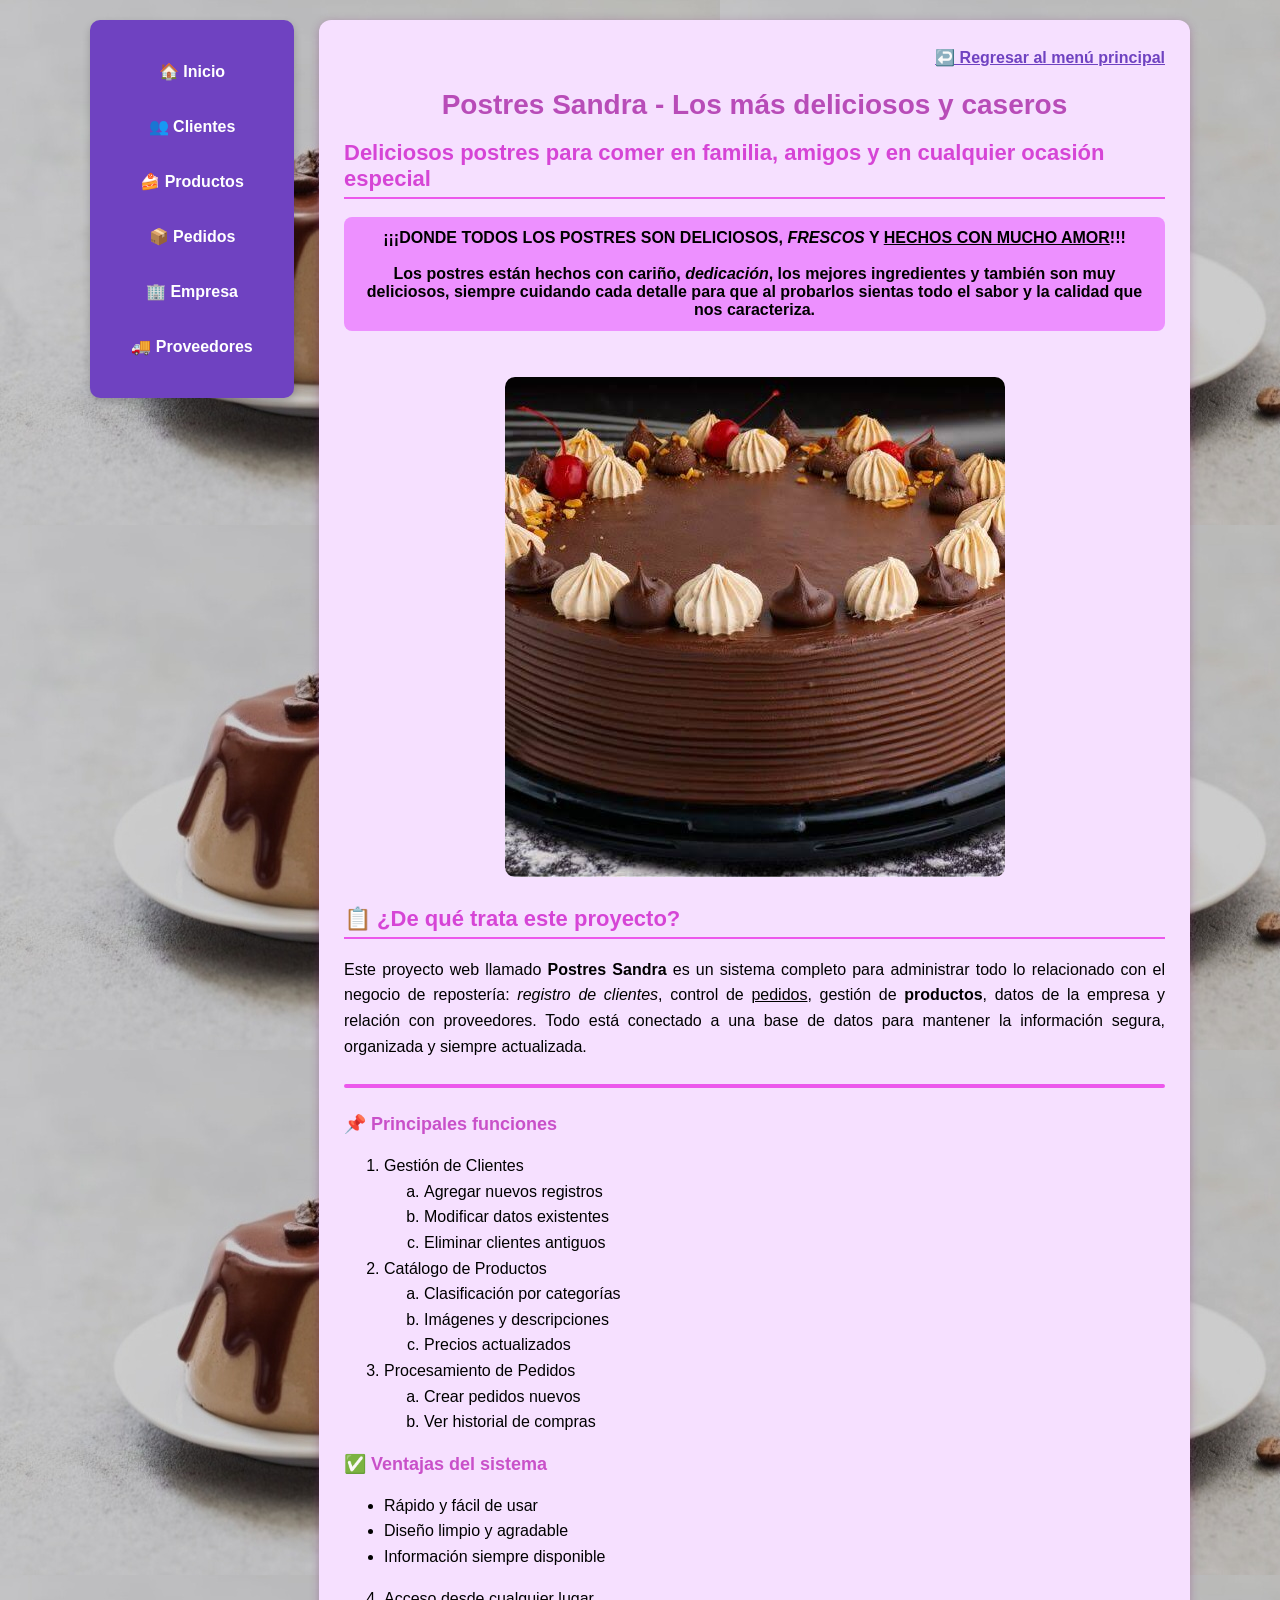
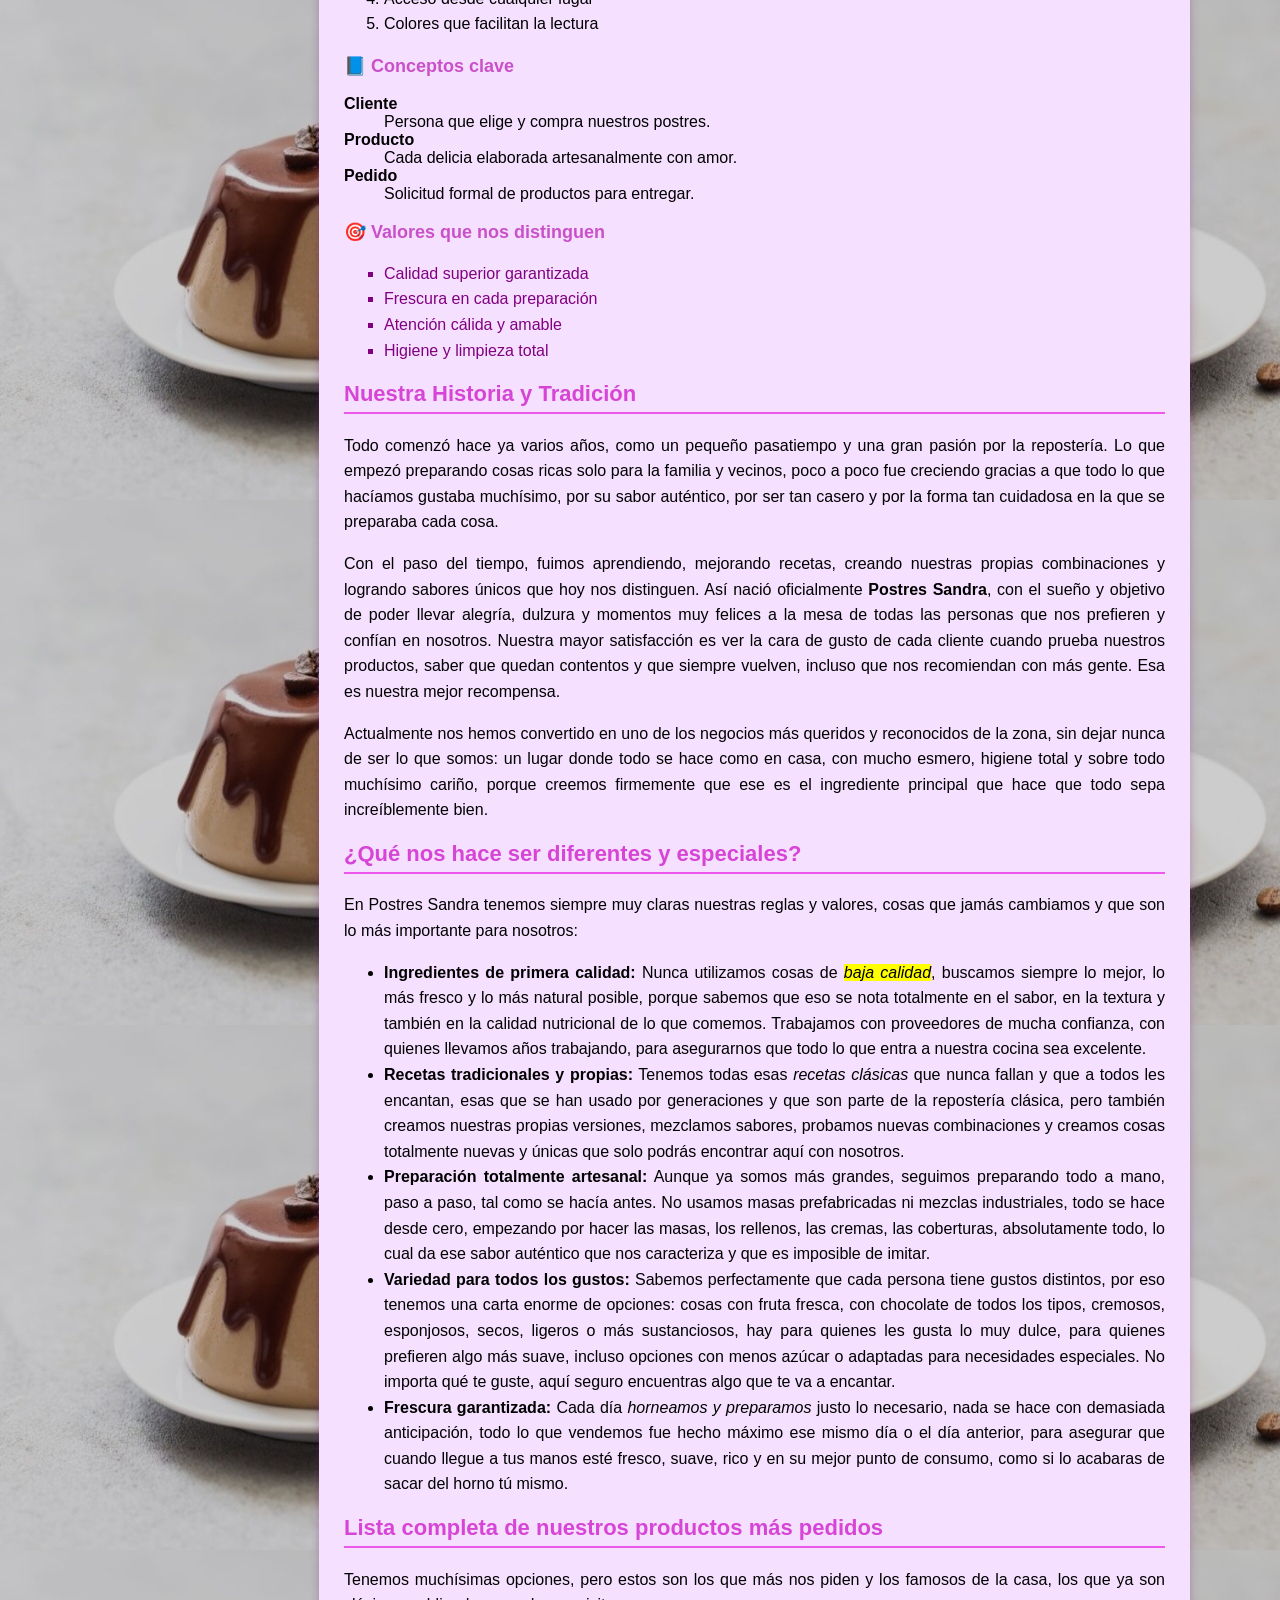
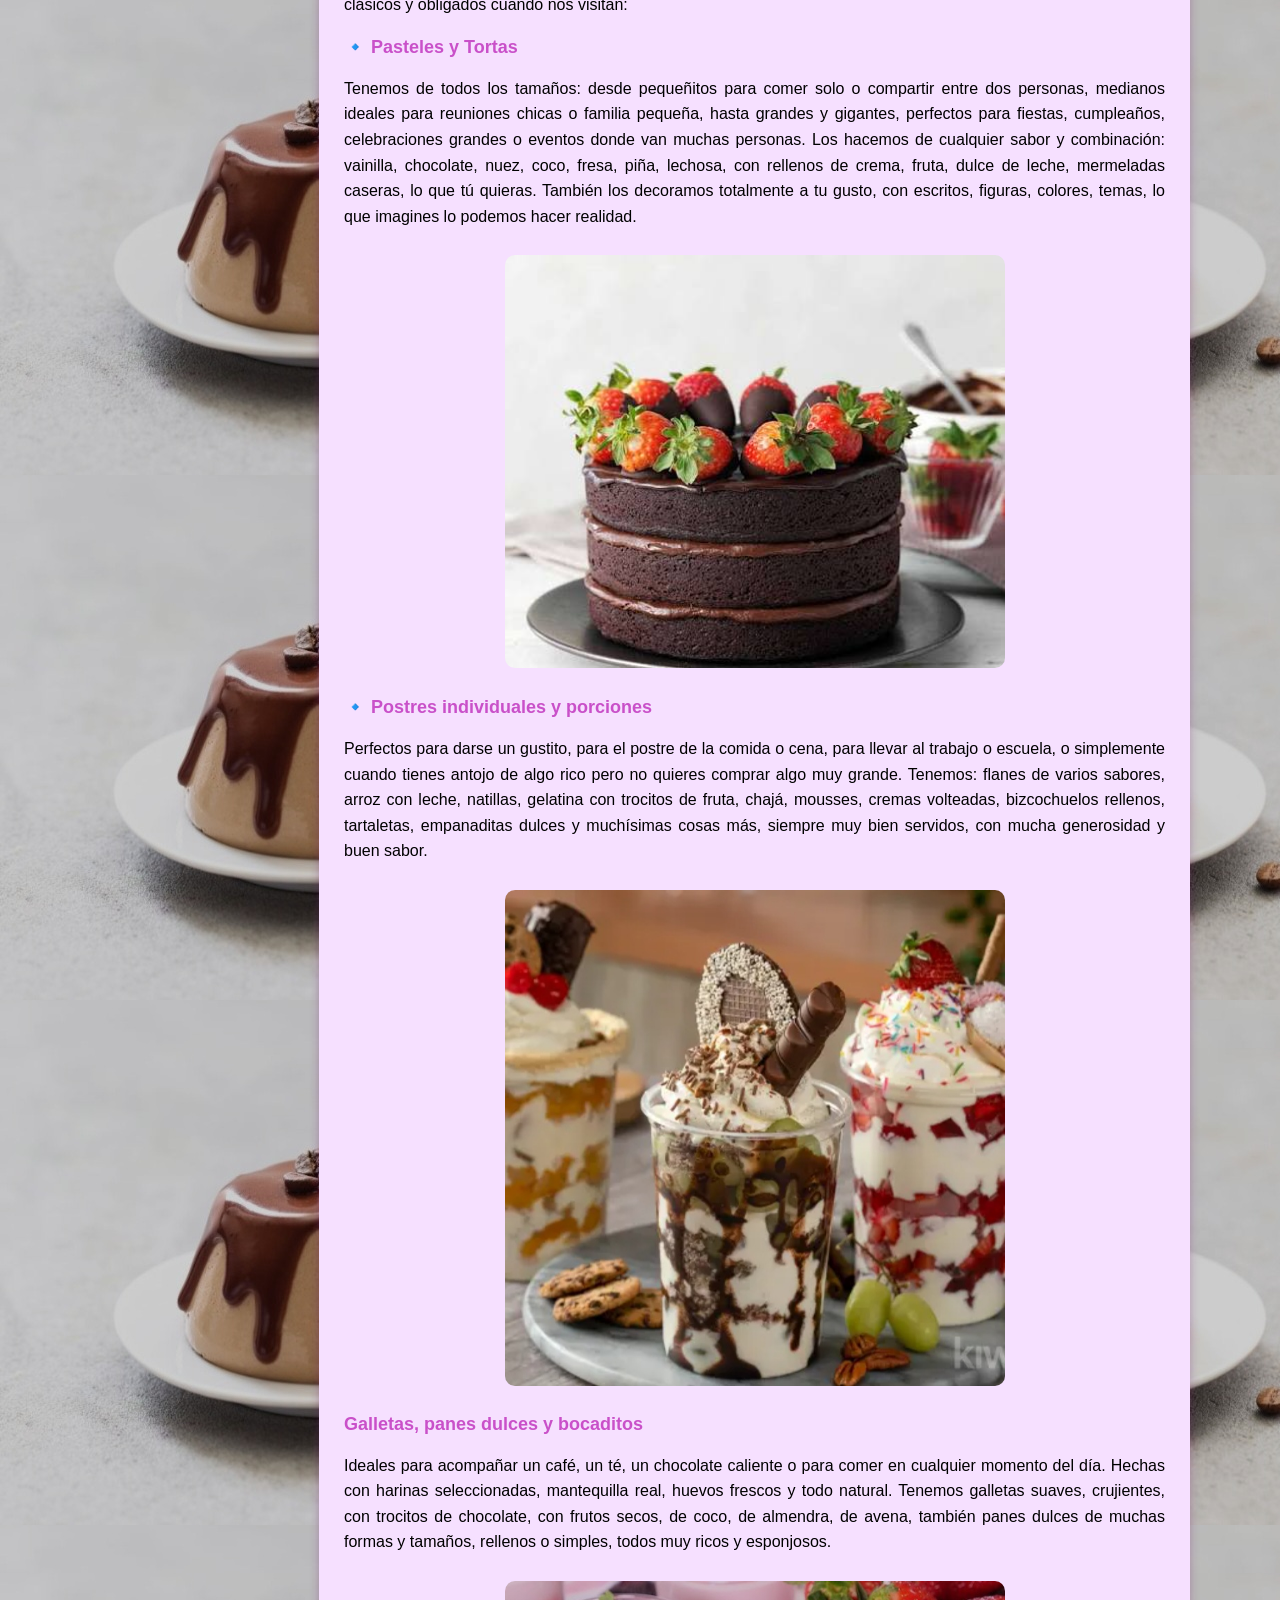
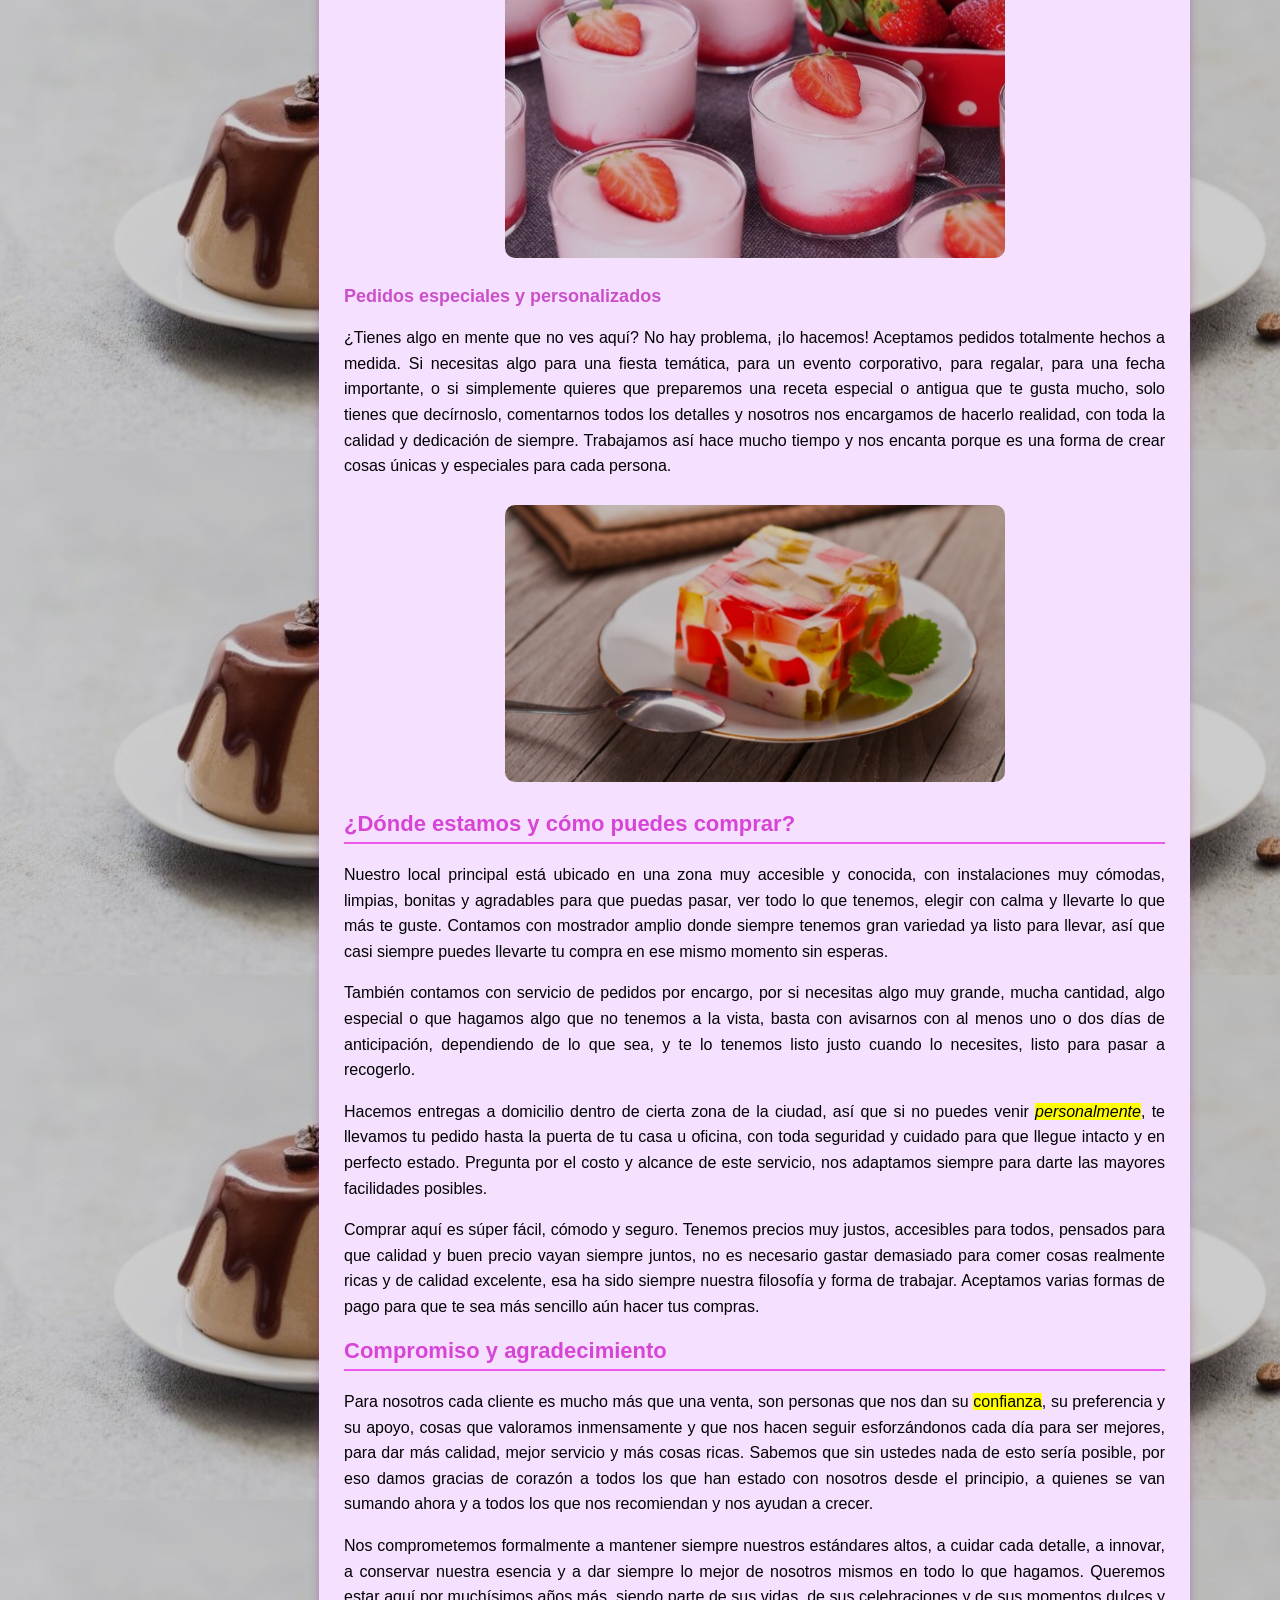
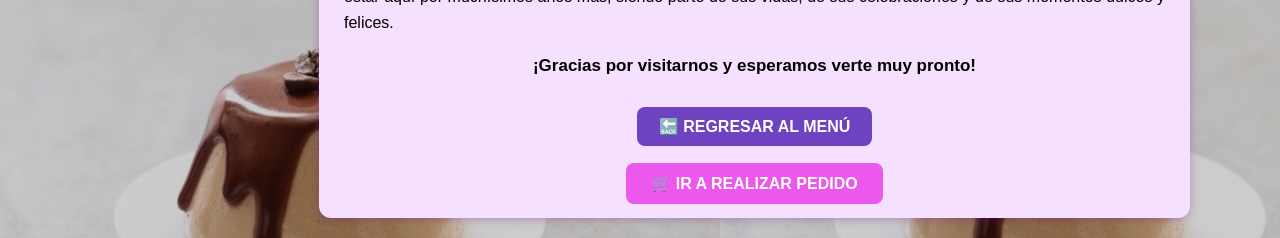
<file: informacion_clientes.html>
<!DOCTYPE html>
<html lang="es">
<head>
    <meta charset="UTF-8">
    <title>Postres Sandra - Deliciosos postres</title>
    <style>
        body {
      background-color: #cda6ff; /* 🔹 19. Color en página */
      background-image: url('Screenshot_20250505_094353_Chrome.jpg');
      font-family: Arial, sans-serif;
      margin: 0;
      padding: 20px;
        }

        /* 🔹 9. MENÚ VERTICAL (AHORA ES EL PRINCIPAL) */
        .contenedor-principal {
            display: flex;
            gap: 25px;
            align-items: flex-start;
            max-width: 1100px;
            margin: auto;
        }
        .menu-vertical {
            background-color: #6f42c1;
            padding: 20px 12px;
            border-radius: 10px;
            box-shadow: 0 4px 8px rgba(0,0,0,0.2);
            min-width: 180px;
            position: sticky;
            top: 20px;
        }
        .menu-vertical a {
            display: block;
            color: white;
            text-decoration: none;
            font-weight: bold;
            padding: 14px 16px;
            margin: 8px 0;
            border-radius: 6px;
            transition: background 0.3s;
            text-align: center;
        }
        .menu-vertical a:hover {
            background-color: #9067e0;
        }

        .contenido {
            background-color: #f6e0ff;
            flex: 1;
            padding: 25px;
            border-radius: 12px;
            box-shadow: 0 2px 10px rgba(120, 20, 120, 0.3);
        }
        h1 {
            color: #b84cb8;
            text-align: center;
            font-size: 28px;
        }
        h2 {
            color: #d645d6;
            font-size: 22px;
            border-bottom: 2px solid #ec58ec;
            padding-bottom: 5px;
        }
        h3 {
            color: #c950c9;
            font-size: 18px;
        }
        p, li {
            font-size: 16px;
            line-height: 1.6;
            text-align: justify;
        }
        .destacado {
            background-color: #ed90ff;
            padding: 12px;
            border-radius: 8px;
            font-weight: bold;
            text-align: center;
        }
        img {
            border-radius: 10px;
            margin: 10px 0;
        }

        /* 🔹 20. Botón regresar */
        .boton-regresar {
            display: inline-block;
            background-color: #6f42c1;
            color: white;
            padding: 10px 22px;
            border-radius: 8px;
            text-decoration: none;
            font-weight: bold;
            margin: 10px 0;
        }
        .boton-regresar:hover { background: #9067e0; }
    </style>
</head>
<body>

    <div class="contenedor-principal">
        <!-- 🔹 9. MENÚ VERTICAL PRINCIPAL -->
        <div class="menu-vertical">
            <a href="menu.php">🏠 Inicio</a>
            <a href="clientes.php">👥 Clientes</a>
            <a href="productos.php">🍰 Productos</a>
            <a href="pedido.php">📦 Pedidos</a>
            <a href="empresa.php">🏢 Empresa</a>
            <a href="proveedor.php">🚚 Proveedores</a>
        </div>


        <div class="contenido">
            <!-- 🔹 11. Enlace para regresar al menú -->
            <p style="text-align:right; margin-top:0;">
                <a href="menu.php" style="color:#6f42c1; font-weight:bold;">↩️ Regresar al menú principal</a>
            </p>

            <h1> Postres Sandra - Los más deliciosos y caseros</h1>

            <h2>Deliciosos postres para comer en familia, amigos y en cualquier ocasión especial</h2>

            <!-- 🔹 18. Etiquetas: párrafo, negrita, cursiva, subrayado -->
            <div class="destacado">
                ¡¡¡DONDE TODOS LOS POSTRES SON <strong>DELICIOSOS</strong>, <em>FRESCOS</em> Y <u>HECHOS CON MUCHO AMOR</u>!!! 
                <br><br>
                Los postres están hechos con <strong>cariño</strong>, <em>dedicación</em>, los mejores ingredientes y también son muy deliciosos, siempre cuidando cada detalle para que al probarlos sientas todo el sabor y la calidad que nos caracteriza.
            </div>

            <br><br>

            <center>
                <img src="images (17).jpeg" alt="Variedad de postres exquisitos" align="center" width="500">
            </center>


            <!-- 🔹 12. Descripción del proyecto -->
            <h2>📋 ¿De qué trata este proyecto?</h2>
            <p>
                Este proyecto web llamado <strong>Postres Sandra</strong> es un sistema completo para administrar todo lo relacionado con el negocio de repostería: 
                <em>registro de clientes</em>, control de <u>pedidos</u>, gestión de <strong>productos</strong>, datos de la empresa y relación con proveedores. Todo está conectado a una base de datos para mantener la información segura, organizada y siempre actualizada.
            </p>

            <!-- 🔹 17. Línea como separador -->
            <hr style="border: 2px solid #ec58ec; border-radius: 5px; margin: 25px 0;">


            <!-- 🔹 13. Listas y sublistas ordenadas -->
            <h3>📌 Principales funciones</h3>
            <ol>
                <li>Gestión de Clientes
                    <ol type="a">
                        <li>Agregar nuevos registros</li>
                        <li>Modificar datos existentes</li>
                        <li>Eliminar clientes antiguos</li>
                    </ol>
                </li>
                <li>Catálogo de Productos
                    <ol type="a">
                        <li>Clasificación por categorías</li>
                        <li>Imágenes y descripciones</li>
                        <li>Precios actualizados</li>
                    </ol>
                </li>
                <li>Procesamiento de Pedidos
                    <ol type="a">
                        <li>Crear pedidos nuevos</li>
                        <li>Ver historial de compras</li>
                    </ol>
                </li>
            </ol>


            <!-- 🔹 14. Listas ordenadas y desordenadas -->
            <h3>✅ Ventajas del sistema</h3>
            <ul>
                <li>Rápido y fácil de usar</li>
                <li>Diseño limpio y agradable</li>
                <li>Información siempre disponible</li>
            </ul>
            <ol start="4">
                <li>Acceso desde cualquier lugar</li>
                <li>Colores que facilitan la lectura</li>
            </ol>


            <!-- 🔹 15. Listas con definición -->
            <h3>📘 Conceptos clave</h3>
            <dl>
                <dt><strong>Cliente</strong></dt>
                <dd>Persona que elige y compra nuestros postres.</dd>

                <dt><strong>Producto</strong></dt>
                <dd>Cada delicia elaborada artesanalmente con amor.</dd>

                <dt><strong>Pedido</strong></dt>
                <dd>Solicitud formal de productos para entregar.</dd>
            </dl>


            <!-- 🔹 16. Listas con viñetas -->
            <h3>🎯 Valores que nos distinguen</h3>
            <ul style="list-style-type: square; color:#800080;">
                <li>Calidad superior garantizada</li>
                <li>Frescura en cada preparación</li>
                <li>Atención cálida y amable</li>
                <li>Higiene y limpieza total</li>
            </ul>


            <h2>Nuestra Historia y Tradición</h2>
            <p>
                Todo comenzó hace ya varios años, como un pequeño pasatiempo y una gran pasión por la repostería. Lo que empezó preparando cosas ricas solo para la familia y vecinos, poco a poco fue creciendo gracias a que todo lo que hacíamos gustaba muchísimo, por su sabor auténtico, por ser tan casero y por la forma tan cuidadosa en la que se preparaba cada cosa.
            </p>
            <p>
                Con el paso del tiempo, fuimos aprendiendo, mejorando recetas, creando nuestras propias combinaciones y logrando sabores únicos que hoy nos distinguen. Así nació oficialmente <strong>Postres Sandra</strong>, con el sueño y objetivo de poder llevar alegría, dulzura y momentos muy felices a la mesa de todas las personas que nos prefieren y confían en nosotros. Nuestra mayor satisfacción es ver la cara de gusto de cada cliente cuando prueba nuestros productos, saber que quedan contentos y que siempre vuelven, incluso que nos recomiendan con más gente. Esa es nuestra mejor recompensa.
            </p>
            <p>
                Actualmente nos hemos convertido en uno de los negocios más queridos y reconocidos de la zona, sin dejar nunca de ser lo que somos: un lugar donde todo se hace como en casa, con mucho esmero, higiene total y sobre todo muchísimo cariño, porque creemos firmemente que ese es el ingrediente principal que hace que todo sepa increíblemente bien.
            </p>


            <h2>¿Qué nos hace ser diferentes y especiales?</h2>
            <p>
                En Postres Sandra tenemos siempre muy claras nuestras reglas y valores, cosas que jamás cambiamos y que son lo más importante para nosotros:
            </p>
            <ul>
                <li><strong>Ingredientes de primera calidad:</strong> Nunca utilizamos cosas de <mark><i>baja calidad</i></mark>, buscamos siempre lo mejor, lo más fresco y lo más natural posible, porque sabemos que eso se nota totalmente en el sabor, en la textura y también en la calidad nutricional de lo que comemos. Trabajamos con proveedores de mucha confianza, con quienes llevamos años trabajando, para asegurarnos que todo lo que entra a nuestra cocina sea excelente.</li>

                <li><strong>Recetas tradicionales y propias:</strong> Tenemos todas esas <i>recetas clásicas</i> que nunca fallan y que a todos les encantan, esas que se han usado por generaciones y que son parte de la repostería clásica, pero también creamos nuestras propias versiones, mezclamos sabores, probamos nuevas combinaciones y creamos cosas totalmente nuevas y únicas que solo podrás encontrar aquí con nosotros.</li>

                <li><strong>Preparación totalmente artesanal:</strong> Aunque ya somos más grandes, seguimos preparando todo a mano, paso a paso, tal como se hacía antes. No usamos masas prefabricadas ni mezclas industriales, todo se hace desde cero, empezando por hacer las masas, los rellenos, las cremas, las coberturas, absolutamente todo, lo cual da ese sabor auténtico que nos caracteriza y que es imposible de imitar.</li>

                <li><strong>Variedad para todos los gustos:</strong> Sabemos perfectamente que cada persona tiene gustos distintos, por eso tenemos una carta enorme de opciones: cosas con fruta fresca, con chocolate de todos los tipos, cremosos, esponjosos, secos, ligeros o más sustanciosos, hay para quienes les gusta lo muy dulce, para quienes prefieren algo más suave, incluso opciones con menos azúcar o adaptadas para necesidades especiales. No importa qué te guste, aquí seguro encuentras algo que te va a encantar.</li>

                <li><strong>Frescura garantizada:</strong> Cada día <i>horneamos y preparamos</i> justo lo necesario, nada se hace con demasiada anticipación, todo lo que vendemos fue hecho máximo ese mismo día o el día anterior, para asegurar que cuando llegue a tus manos esté fresco, suave, rico y en su mejor punto de consumo, como si lo acabaras de sacar del horno tú mismo.</li>
            </ul>


            <h2>Lista completa de nuestros productos más pedidos</h2>
            <p>Tenemos muchísimas opciones, pero estos son los que más nos piden y los famosos de la casa, los que ya son clásicos y obligados cuando nos visitan:</p>

            <h3>🔹 Pasteles y Tortas</h3>
            <p>
                Tenemos de todos los tamaños: desde pequeñitos para comer solo o compartir entre dos personas, medianos ideales para reuniones chicas o familia pequeña, hasta grandes y gigantes, perfectos para fiestas, cumpleaños, celebraciones grandes o eventos donde van muchas personas. Los hacemos de cualquier sabor y combinación: vainilla, chocolate, nuez, coco, fresa, piña, lechosa, con rellenos de crema, fruta, dulce de leche, mermeladas caseras, lo que tú quieras. También los decoramos totalmente a tu gusto, con escritos, figuras, colores, temas, lo que imagines lo podemos hacer realidad.
            </p>
            <center>
                <img src="images (14).jpeg" alt="Variedad de postres exquisitos" align="center" width="500">
            </center>



            <h3>🔹 Postres individuales y porciones</h3>
            <p>
                Perfectos para darse un gustito, para el postre de la comida o cena, para llevar al trabajo o escuela, o simplemente cuando tienes antojo de algo rico pero no quieres comprar algo muy grande. Tenemos: flanes de varios sabores, arroz con leche, natillas, gelatina con trocitos de fruta, chajá, mousses, cremas volteadas, bizcochuelos rellenos, tartaletas, empanaditas dulces y muchísimas cosas más, siempre muy bien servidos, con mucha generosidad y buen sabor.
            </p>
             <center>
                <img src="Delicias postres.jpg" alt="Variedad de postres exquisitos" align="center" width="500">
            </center>

            <h3> Galletas, panes dulces y bocaditos</h3>
            <p>
                Ideales para acompañar un café, un té, un chocolate caliente o para comer en cualquier momento del día. Hechas con harinas seleccionadas, mantequilla real, huevos frescos y todo natural. Tenemos galletas suaves, crujientes, con trocitos de chocolate, con frutos secos, de coco, de almendra, de avena, también panes dulces de muchas formas y tamaños, rellenos o simples, todos muy ricos y esponjosos.
            </p>
             <center>
                <img src="Screenshot_20250505_093226_Chrome.jpg" alt="Variedad de postres exquisitos" align="center" width="500">
            </center>

            <h3> Pedidos especiales y personalizados</h3>
            <p>
                ¿Tienes algo en mente que no ves aquí? No hay problema, ¡lo hacemos! Aceptamos pedidos totalmente hechos a medida. Si necesitas algo para una fiesta temática, para un evento corporativo, para regalar, para una fecha importante, o si simplemente quieres que preparemos una receta especial o antigua que te gusta mucho, solo tienes que decírnoslo, comentarnos todos los detalles y nosotros nos encargamos de hacerlo realidad, con toda la calidad y dedicación de siempre. Trabajamos así hace mucho tiempo y nos encanta porque es una forma de crear cosas únicas y especiales para cada persona.
            </p>

            <center>
                <img src="Screenshot_20250505_093604_Chrome.jpg" alt="Variedad de postres exquisitos" align="center" width="500">
            </center>

            <h2> ¿Dónde estamos y cómo puedes comprar?</h2>
            <p>
                Nuestro local principal está ubicado en una zona muy accesible y conocida, con instalaciones muy cómodas, limpias, bonitas y agradables para que puedas pasar, ver todo lo que tenemos, elegir con calma y llevarte lo que más te guste. Contamos con mostrador amplio donde siempre tenemos gran variedad ya listo para llevar, así que casi siempre puedes llevarte tu compra en ese mismo momento sin esperas.
            </p>
            <p>
                También contamos con servicio de pedidos por encargo, por si necesitas algo muy grande, mucha cantidad, algo especial o que hagamos algo que no tenemos a la vista, basta con avisarnos con al menos uno o dos días de anticipación, dependiendo de lo que sea, y te lo tenemos listo justo cuando lo necesites, listo para pasar a recogerlo.
            </p>
            <p>
                Hacemos entregas a domicilio dentro de cierta zona de la ciudad, así que si no puedes venir <i><mark>personalmente</mark></i>, te llevamos tu pedido hasta la puerta de tu casa u oficina, con toda seguridad y cuidado para que llegue intacto y en perfecto estado. Pregunta por el costo y alcance de este servicio, nos adaptamos siempre para darte las mayores facilidades posibles.
            </p>
            <p>
                Comprar aquí es súper fácil, cómodo y seguro. Tenemos precios muy justos, accesibles para todos, pensados para que calidad y buen precio vayan siempre juntos, no es necesario gastar demasiado para comer cosas realmente ricas y de calidad excelente, esa ha sido siempre nuestra filosofía y forma de trabajar. Aceptamos varias formas de pago para que te sea más sencillo aún hacer tus compras.
            </p>


            <h2> Compromiso y agradecimiento</h2>
            <p>
                Para nosotros cada cliente es mucho más que una venta, son personas que nos dan su <mark>confianza</mark>, su preferencia y su apoyo, cosas que valoramos inmensamente y que nos hacen seguir esforzándonos cada día para ser mejores, para dar más calidad, mejor servicio y más cosas ricas. Sabemos que sin ustedes nada de esto sería posible, por eso damos gracias de corazón a todos los que han estado con nosotros desde el principio, a quienes se van sumando ahora y a todos los que nos recomiendan y nos ayudan a crecer.
            </p>
            <p>
                Nos comprometemos formalmente a mantener siempre nuestros estándares altos, a cuidar cada detalle, a innovar, a conservar nuestra esencia y a dar siempre lo mejor de nosotros mismos en todo lo que hagamos. Queremos estar aquí por muchísimos años más, siendo parte de sus vidas, de sus celebraciones y de sus momentos dulces y felices.
            </p>
            <p style="text-align:center; font-weight:bold; font-size:17px;">
                ¡Gracias por visitarnos y esperamos verte muy pronto! 
            </p>

            <!-- 🔹 20. Botón para regresar al menú -->
            <center>
                <a href="menu.php" class="boton-regresar">🔙 REGRESAR AL MENÚ</a>
            </center>

            <br>
            <center>
                <a href="pedido.php" style="background:#ec58ec; color:white; padding:12px 25px; border-radius:8px; text-decoration:none; font-weight:bold; font-size:16px;">🛒 IR A REALIZAR PEDIDO</a>
            </center>

        </div>
    </div>

</body>
</html>
</file>
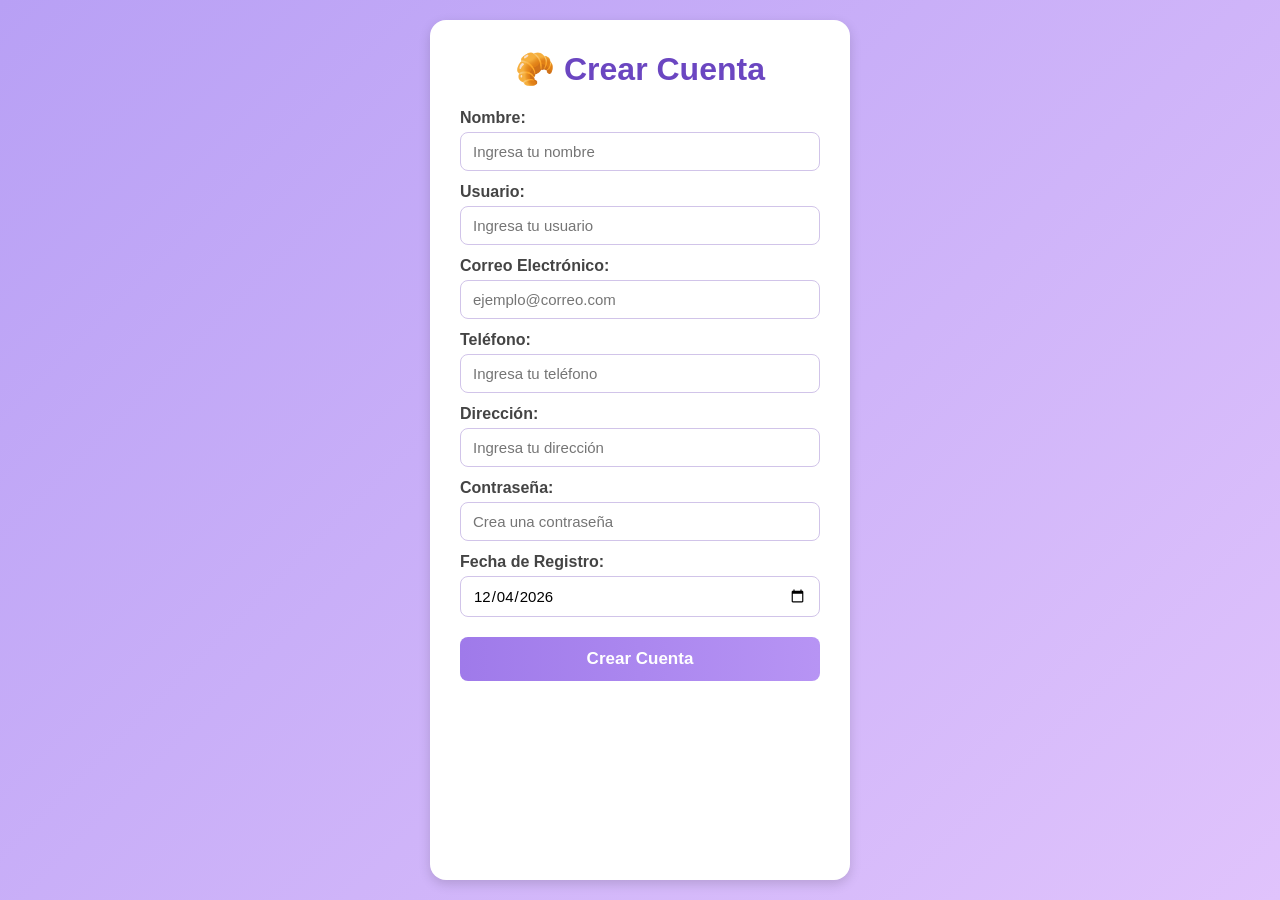
<file: registro2.html>
<!DOCTYPE html>
<html lang="es">
<head>
    <meta charset="UTF-8">
    <meta name="viewport" content="width=device-width, initial-scale=1.0">
    <title>Crear Cuenta - Repostería</title>
    <style>
        * {
            box-sizing: border-box;
            font-family: sans-serif;
        }
        body {
            background: linear-gradient(135deg, #b8a0f5, #e0c3fc);
            min-height: 100vh;
            display: flex;
            justify-content: center;
            padding: 20px;
            margin: 0;
        }
        .formulario {
            background: #fff;
            padding: 30px;
            border-radius: 16px;
            box-shadow: 0 4px 12px rgba(0,0,0,0.15);
            width: 100%;
            max-width: 420px;
        }
        h1 {
            text-align: center;
            color: #6b46c1;
            margin-top: 0;
        }
        label {
            display: block;
            margin: 12px 0 5px;
            font-weight: bold;
            color: #444;
        }
        input {
            width: 100%;
            padding: 10px 12px;
            border: 1px solid #d1c4e9;
            border-radius: 8px;
            font-size: 15px;
        }
        button {
            width: 100%;
            margin-top: 20px;
            padding: 12px;
            background: linear-gradient(90deg, #9f7aea, #b794f4);
            color: white;
            border: none;
            border-radius: 8px;
            font-size: 17px;
            font-weight: bold;
            cursor: pointer;
        }
        button:hover {
            background: linear-gradient(90deg, #805ad5, #9f7aea);
        }
        .mensaje {
            margin-top: 15px;
            padding: 12px;
            border-radius: 8px;
            display: none;
        }
        .exito {
            background: #f0fff4;
            color: #22543d;
            border: 1px solid #9ae6b4;
        }
    </style>
</head>
<body>

<div class="formulario">
    <h1>🥐 Crear Cuenta</h1>

    <form id="formRegistro">
        <label for="nombre">Nombre:</label>
        <input type="text" id="nombre" placeholder="Ingresa tu nombre" required>

        <label for="usuario">Usuario:</label>
        <input type="text" id="usuario" placeholder="Ingresa tu usuario" required>

        <label for="correo">Correo Electrónico:</label>
        <input type="email" id="correo" placeholder="ejemplo@correo.com" required>

        <label for="telefono">Teléfono:</label>
        <input type="tel" id="telefono" placeholder="Ingresa tu teléfono" required>

        <label for="direccion">Dirección:</label>
        <input type="text" id="direccion" placeholder="Ingresa tu dirección" required>

        <label for="contrasena">Contraseña:</label>
        <input type="password" id="contrasena" placeholder="Crea una contraseña" required>

        <label for="fecha">Fecha de Registro:</label>
        <input type="date" id="fecha">

        <button type="submit">Crear Cuenta</button>
    </form>

    <div id="mensajeExito" class="mensaje exito">
        ✅ ¡Cuenta creada con éxito!
    </div>
</div>

<script>
const form = document.getElementById('formRegistro');

// Poner fecha de hoy automáticamente
const hoy = new Date();
const fechaFormato = hoy.toISOString().split('T')[0];
document.getElementById('fecha').value = fechaFormato;

form.addEventListener('submit', function(e) {
    e.preventDefault(); // No recargar página

    // Tomar datos del formulario
    const datos = {
        nombre: document.getElementById('nombre').value,
        usuario: document.getElementById('usuario').value,
        correo: document.getElementById('correo').value,
        telefono: document.getElementById('telefono').value,
        direccion: document.getElementById('direccion').value,
        contrasena: document.getElementById('contrasena').value,
        fecha: document.getElementById('fecha').value
    };

    // Guardar en el navegador (NO necesita base de datos)
    localStorage.setItem('usuarioReposteria', JSON.stringify(datos));

    // Mostrar confirmación
    document.getElementById('mensajeExito').style.display = 'block';
    
    // Limpiar formulario
    form.reset();
    document.getElementById('fecha').value = fechaFormato;

    // Opcional: ir a página de inicio después de 2 segundos
    // setTimeout(() => { window.location.href = 'menu.html'; }, 2000);
});
</script>

</body>
</html>
</file>
